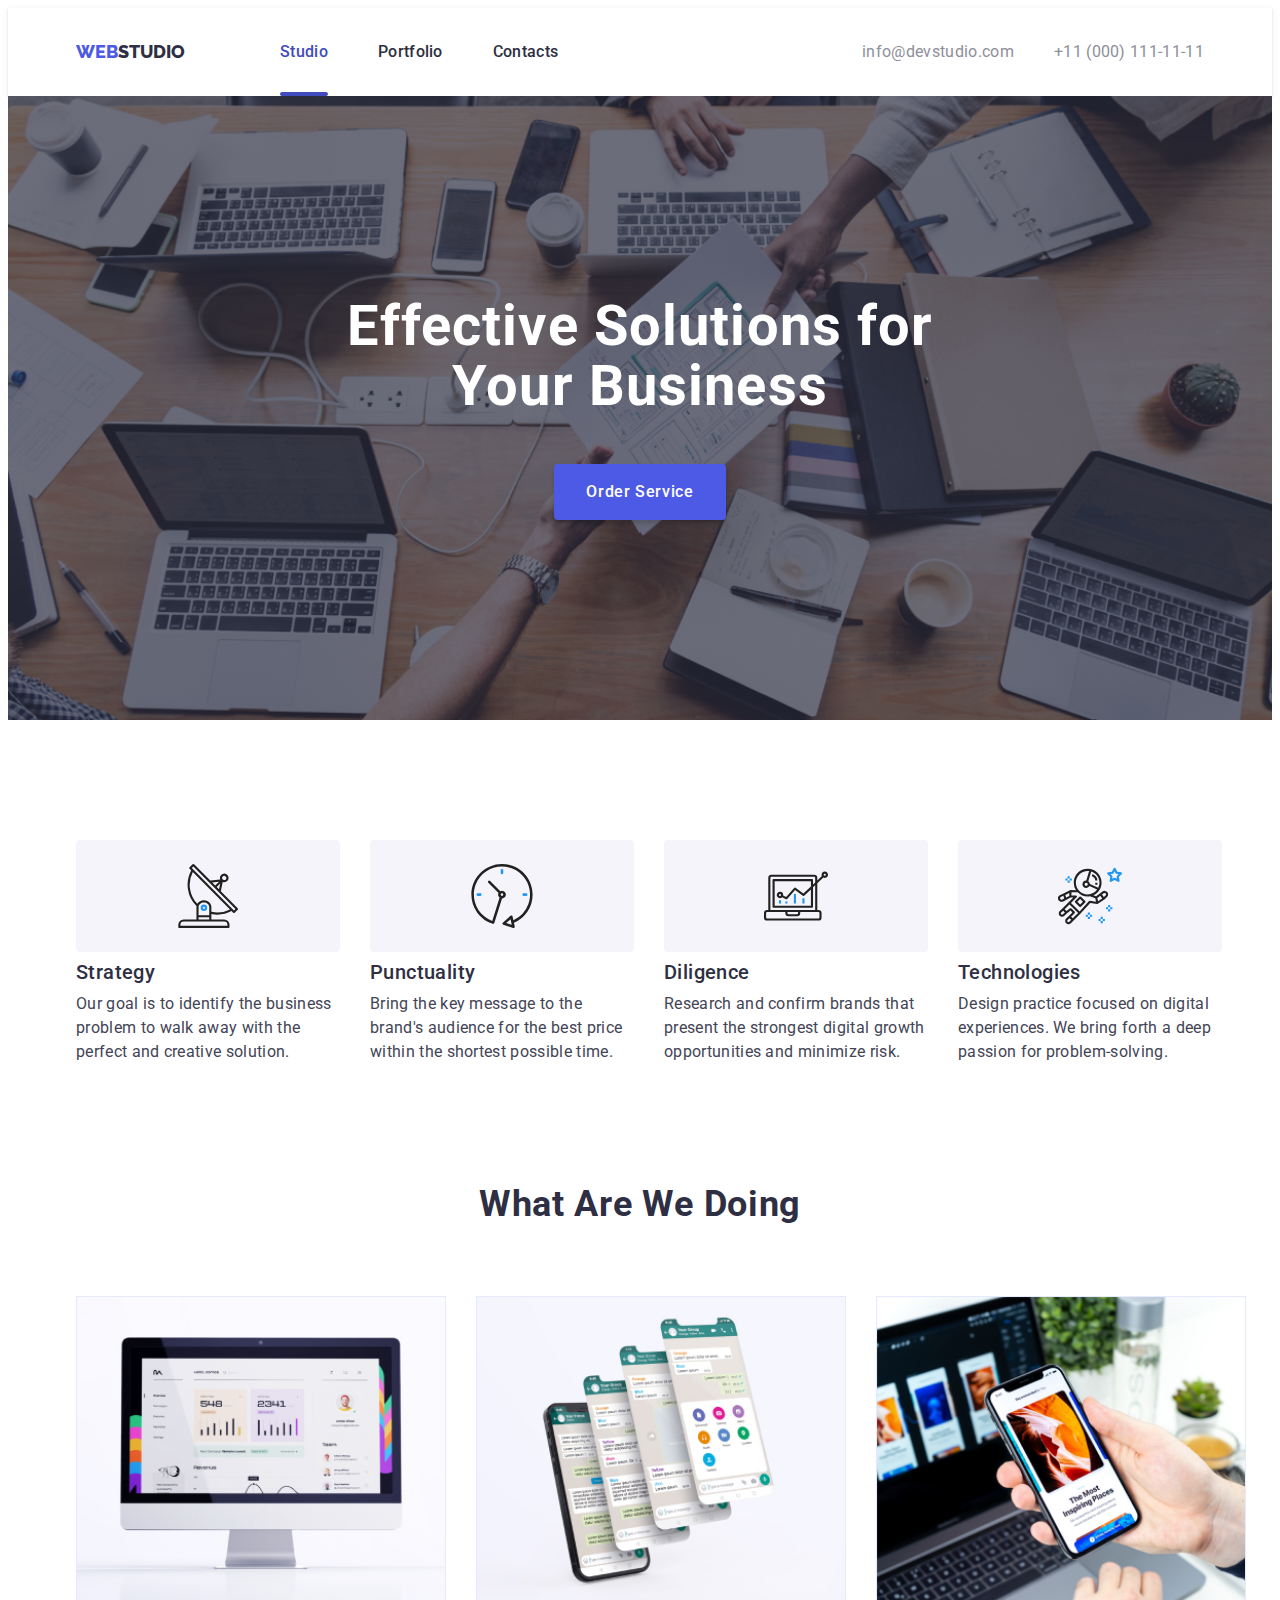
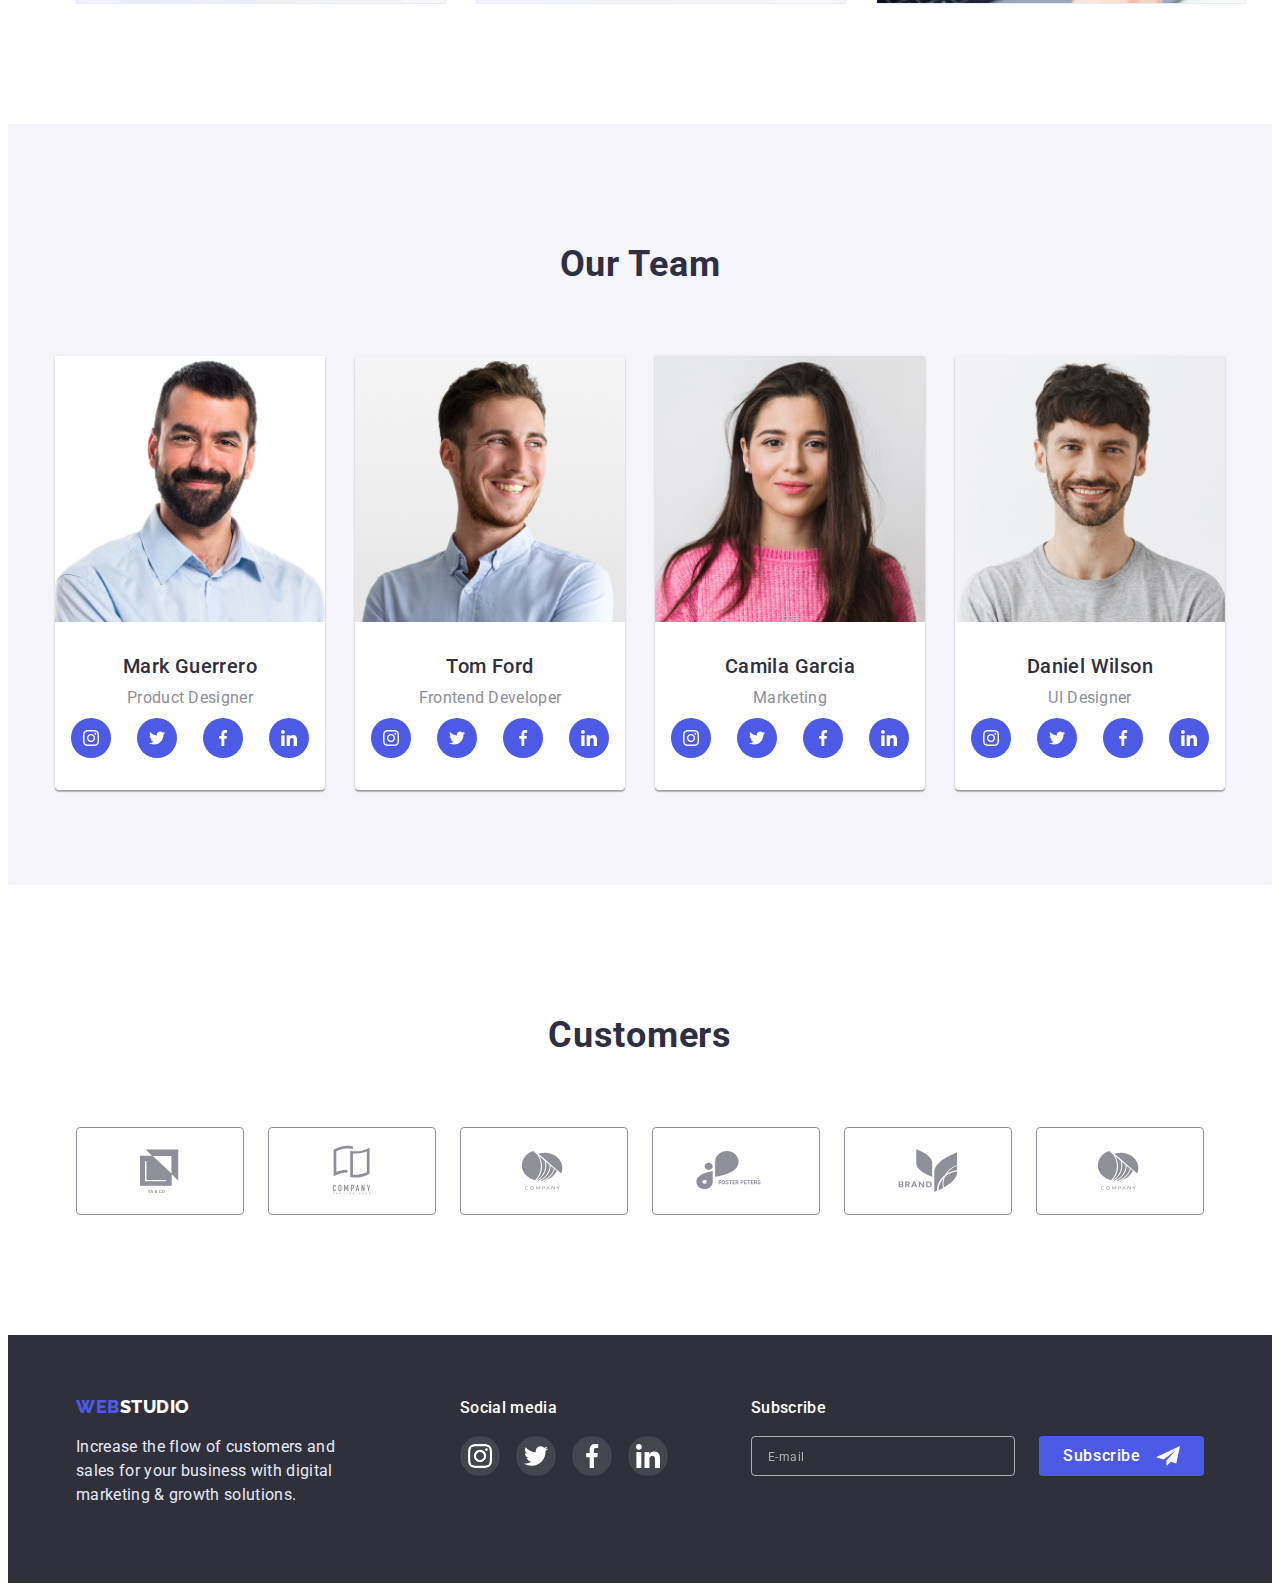
<file: index.html>
<!DOCTYPE html>
<html lang="en">
  <head>
    <meta charset="UTF-8" >
    <meta http-equiv="X-UA-Compatible" content="IE=edge" >
    <meta name="viewport" content="width=device-width, initial-scale=1.0" >
    <title>Studio</title>
    <!-- <link rel="preconnect" href="https://fonts.gstatic.com>" > -->
    <link rel="preconnect" href="https://fonts.googleapis.com" >
    <link rel="preconnect" href="https://fonts.gstatic.com" crossorigin >
    <link
      href="https://fonts.googleapis.com/css2?family=Roboto:wght@400;500;700;900&display=swap"
      rel="stylesheet"
    >
    <link rel="preconnect" href="https://fonts.googleapis.com" >
    <link rel="preconnect" href="https://fonts.gstatic.com" crossorigin >
    <link rel="preconnect" href="https://fonts.googleapis.com">
<link rel="preconnect" href="https://fonts.gstatic.com" crossorigin>
<link href="https://fonts.googleapis.com/css2?family=Raleway:wght@800&display=swap" rel="stylesheet">
    <link
      href="https://fonts.googleapis.com/css2?family=Raleway:wght@700&display=swap"
      rel="stylesheet"
    >
    <link rel="preconnect" href="https://fonts.googleapis.com">
<link rel="preconnect" href="https://fonts.gstatic.com" crossorigin>
<link href="https://fonts.googleapis.com/css2?family=Roboto:wght@500&display=swap" rel="stylesheet">
    <link
      rel="stylesheet"
      href="https://cdnjs.cloudflare.com/ajax/libs/modern-normalize/1.1.0/modern-normalize.min.css"
      integrity="sha512-wpPYUAdjBVSE4KJnH1VR1HeZfpl1ub8YT/NKx4PuQ5NmX2tKuGu6U/JRp5y+Y8XG2tV+wKQpNHVUX03MfMFn9Q=="
      crossorigin="anonymous"
      referrerpolicy="no-referrer"
    >
    <link rel="stylesheet" href="./css/styles.css" >
  </head>
  <body>
    <header class="header">
      <div class="container hdr-cntr">
        <nav class="nav">
          <a class="logo link" href="index.html"
            >WEB<span class="logo-dark">STUDIO</span></a
          >
          <ul class="nav-list list">
            <li class="nav-item">
              <a class="link nav-link accent" href="./index.html">Studio</a>
            </li>
            <li class="nav-item">
              <a class="link nav-link" href="./portfolio.html">Portfolio</a>
            </li>
            <li class="nav-item">
              <a class="link nav-link" href="#">Contacts</a>
            </li>
          </ul>
        </nav>
        <ul class="header-address-list list">
          <li class="header-address-iteam">
            <a class="header-link link" href="mailto:info@devstudio.com">
              <!-- <svg class="header-address-icon" width="16" height="12">
                <use href="./images_index/symbol-defs.svg#icon-mail"></use>
              </svg> -->
              info@devstudio.com</a
            >
          </li>
          <li class="header-address-iteam">
            <a class="header-link link" href="tell:+380961111111">
              <!-- <svg class="header-address-icon" width="10" height="16">
                <use
                  href="./images_index/symbol-defs.svg#icon-smartphone"
                ></use>
              </svg> -->
              +11 (000) 111-11-11</a
            >
          </li>
        </ul>
      </div>
    </header>
    <main class="main">
      <section class="hero overlay">
        <div class="container hr-cntr">
          <h1 class="hero-title">Effective Solutions for Your Business</h1>
          <button data-modal-open class="hero-button btn" type="button">
            Order Service
          </button>
        </div>
      </section>
      <section class="features">
        <div class="container">
          <h2 class="features-title visually-hidden">features</h2>
          <ul class="features-list list">
            <li class="features-item">
              <div class="features-cntr">
                <svg class="features-icon" width="64" height="64">
                  <use href="./images_index/symbol-defs.svg#icon-antenna"></use>
                </svg>
              </div>
              <h3 class="features-subtitle">Strategy</h3>
              <p class="features-text">Our goal is to identify the business
                problem to walk away with the perfect and creative solution. </p>
            </li>
            <li class="features-item">
              <div class="features-cntr">
                <svg class="features-icon" width="64" height="64">
                  <use href="./images_index/symbol-defs.svg#icon-clock"></use>
                </svg>
              </div>
              <h3 class="features-subtitle">Punctuality</h3>
              <p class="features-text">Bring the key message to the brand's audience for the best price within the shortest possible time.</p>
            </li>
            <li class="features-item">
              <div class="features-cntr">
                <svg class="features-icon" width="64" height="64">
                  <use href="./images_index/symbol-defs.svg#icon-diagram"></use>
                </svg>
              </div>
              <h3 class="features-subtitle">Diligence</h3>
              <p class="features-text">
                Research and confirm brands that present the strongest digital growth opportunities and minimize risk.
              </p>
            </li>
            <li class="features-item">
              <div class="features-cntr">
                <svg class="features-icon" width="64" height="64">
                  <use
                    href="./images_index/symbol-defs.svg#icon-astronaut"
                  ></use>
                </svg>
              </div>
              <h3 class="features-subtitle">Technologies</h3>
              <p class="features-text">
                Design practice focused on digital experiences. We bring forth a deep passion for problem-solving.
              </p>
            </li>
          </ul>
        </div>
      </section>
      <section class="skills">
        <div class="container">
          <h2 class="skills-title">What are we doing</h2>
          <ul class="skills-list list">
            <li class="skills-item">
              <img
                class="skills-foto"
                src="./images_index/img_1.jpg"
                alt="Пишемо код"
                width="370"
              >
            </li>
            <li class="skills-item">
              <img
                class="skills-foto"
                src="./images_index/img_2.jpg"
                alt="Розробляємо інтерфейс"
                width="370"
              >
            </li>
            <li class="skills-item">
              <img
                class="skills-foto"
                src="./images_index/img_3.jpg"
                alt="Узгоджуємо палітру кольорів"
                width="370"
              >
            </li>
          </ul>
        </div>
      </section>
      <section class="team">
        <div class="container team-cntr">
          <h2 class="team-title">Our team</h2>
          <ul class="team-list list">
            <li class="team-iteam">
              <img
                class="team-foto"
                src="./images_index/mark.jpg"
                alt="Mark Guerrero"
                width="270"
              >
              <div class="foto-cntr">
                <h3 class="team-subtitle">Mark Guerrero</h3>
                <p class="team-text">Product Designer</p>
                <ul class="team-icon-list list">
                  <li class="team-icon-iteam">
                    <a href="#" class="team-icon-link">
                      <svg class="team-card-icon" width="16" height="16">
                        <use
                          href="./images_index/symbol-defs.svg#icon-instagram"
                        ></use>
                      </svg>
                    </a>
                  </li>
                  <li class="team-icon-iteam">
                    <a href="#" class="team-icon-link">
                      <svg class="team-card-icon" width="16" height="16">
                        <use
                          href="./images_index/symbol-defs.svg#icon-twitter"
                        ></use>
                      </svg>
                    </a>
                  </li>
                  <li class="team-icon-iteam">
                    <a href="#" class="team-icon-link">
                      <svg class="team-card-icon" width="16" height="16">
                        <use
                          href="./images_index/symbol-defs.svg#icon-facebook"
                        ></use>
                      </svg>
                    </a>
                  </li>
                  <li class="team-icon-iteam">
                    <a href="#" class="team-icon-link">
                      <svg class="team-card-icon" width="16" height="16">
                        <use
                          href="./images_index/symbol-defs.svg#icon-linkedin"
                        ></use>
                      </svg>
                    </a>
                  </li>
                </ul>
              </div>
            </li>
            <li class="team-iteam">
              <img
                class="team-foto"
                src="./images_index/tom.jpg"
                alt="Tom Ford"
                width="270"
              >
              <div class="foto-cntr">
                <h3 class="team-subtitle">Tom Ford</h3>
                <p class="team-text">Frontend Developer</p>
                <ul class="team-icon-list list">
                  <li class="team-icon-iteam">
                    <a href="#" class="team-icon-link">
                      <svg class="team-card-icon" width="16" height="16">
                        <use
                          href="./images_index/symbol-defs.svg#icon-instagram"
                        ></use>
                      </svg>
                    </a>
                  </li>
                  <li class="team-icon-iteam">
                    <a href="#" class="team-icon-link">
                      <svg class="team-card-icon" width="16" height="16">
                        <use
                          href="./images_index/symbol-defs.svg#icon-twitter"
                        ></use>
                      </svg>
                    </a>
                  </li>
                  <li class="team-icon-iteam">
                    <a href="#" class="team-icon-link">
                      <svg class="team-card-icon" width="16" height="16">
                        <use
                          href="./images_index/symbol-defs.svg#icon-facebook"
                        ></use>
                      </svg>
                    </a>
                  </li>
                  <li class="team-icon-iteam">
                    <a href="#" class="team-icon-link">
                      <svg class="team-card-icon" width="16" height="16">
                        <use
                          href="./images_index/symbol-defs.svg#icon-linkedin"
                        ></use>
                      </svg>
                    </a>
                  </li>
                </ul>
              </div>
            </li>
            <li class="team-iteam">
              <img
                class="team-foto"
                src="./images_index/camila.jpg"
                alt="Camila Garcia"
                width="270"
              >
              <div class="foto-cntr">
                <h3 class="team-subtitle">Camila Garcia</h3>
                <p class="team-text">Marketing</p>
                <ul class="team-icon-list list">
                  <li class="team-icon-iteam">
                    <a href="#" class="team-icon-link">
                      <svg class="team-card-icon" width="16" height="16">
                        <use
                          href="./images_index/symbol-defs.svg#icon-instagram"
                        ></use>
                      </svg>
                    </a>
                  </li>
                  <li class="team-icon-iteam">
                    <a href="#" class="team-icon-link">
                      <svg class="team-card-icon" width="16" height="16">
                        <use
                          href="./images_index/symbol-defs.svg#icon-twitter"
                        ></use>
                      </svg>
                    </a>
                  </li>
                  <li class="team-icon-iteam">
                    <a href="#" class="team-icon-link">
                      <svg class="team-card-icon" width="16" height="16">
                        <use
                          href="./images_index/symbol-defs.svg#icon-facebook"
                        ></use>
                      </svg>
                    </a>
                  </li>
                  <li class="team-icon-iteam">
                    <a href="#" class="team-icon-link">
                      <svg class="team-card-icon" width="16" height="16">
                        <use
                          href="./images_index/symbol-defs.svg#icon-linkedin"
                        ></use>
                      </svg>
                    </a>
                  </li>
                </ul>
              </div>
            </li>
            <li class="team-iteam skll-delt">
              <img
                class="team-foto"
                src="./images_index/dania.jpg"
                alt="Daniel Wilson"
                width="270"
              >
              <div class="foto-cntr">
                <h3 class="team-subtitle">Daniel Wilson</h3>
                <p class="team-text">UI Designer</p>
                <ul class="team-icon-list list">
                  <li class="team-icon-iteam">
                    <a href="#" class="team-icon-link">
                      <svg class="team-card-icon" width="16" height="16">
                        <use
                          href="./images_index/symbol-defs.svg#icon-instagram"
                        ></use>
                      </svg>
                    </a>
                  </li>
                  <li class="team-icon-iteam">
                    <a href="#" class="team-icon-link">
                      <svg class="team-card-icon" width="16" height="16">
                        <use
                          href="./images_index/symbol-defs.svg#icon-twitter"
                        ></use>
                      </svg>
                    </a>
                  </li>
                  <li class="team-icon-iteam">
                    <a href="#" class="team-icon-link">
                      <svg class="team-card-icon" width="16" height="16">
                        <use
                          href="./images_index/symbol-defs.svg#icon-facebook"
                        ></use>
                      </svg>
                    </a>
                  </li>
                  <li class="team-icon-iteam">
                    <a href="#" class="team-icon-link">
                      <svg class="team-card-icon" width="16" height="16">
                        <use
                          href="./images_index/symbol-defs.svg#icon-linkedin"
                        ></use>
                      </svg>
                    </a>
                  </li>
                </ul>
              </div>
            </li>
          </ul>
        </div>
      </section>
      <section class="partners">
        <div class="container">
          <h2 class="partners-title">Customers</h2>
          <ul class="partners-list list">
            <li class="partners-item">
              <a href="#" class="partners-link">
                <svg class="partners-icon" width="104" height="56">
                  <use href="./images_index/symbol-defs.svg#icon-yaco"></use>
                </svg>
              </a>
            </li>
            <li class="partners-item">
              <a href="#" class="partners-link">
                <svg class="partners-icon" width="104" height="56">
                  <use
                    href="./images_index/symbol-defs.svg#icon-tagline"
                  ></use>
                </svg>
              </a>
            </li>
            <li class="partners-item">
              <a href="#" class="partners-link">
                <svg class="partners-icon" width="104" height="56">
                  <use href="./images_index/symbol-defs.svg#icon-company"></use>
                </svg>
              </a>
            </li>
            <li class="partners-item">
              <a href="#" class="partners-link">
                <svg class="partners-icon" width="104" height="56">
                  <use
                    href="./images_index/symbol-defs.svg#icon-foster"
                  ></use>
                </svg>
              </a>
            </li>
            <li class="partners-item">
              <a href="#" class="partners-link">
                <svg class="partners-icon" width="104" height="56">
                  <use href="./images_index/symbol-defs.svg#icon-brand"></use>
                </svg>
              </a>
            </li>
            <li class="partners-item">
              <a href="#" class="partners-link">
                <svg class="partners-icon" width="104" height="56">
                  <use
                    href="./images_index/symbol-defs.svg#icon-company"
                  ></use>
                </svg>
              </a>
            </li>
          </ul>
        </div>
      </section>
    </main>
    <footer class="footer">
      <div class="container footer-kid">
        <div>
          <a class="logo-footer link" href="./index.html"
            >WEB<span class="logo-light">STUDIO</span></a
          >
          <p class="footer-text">Increase the flow of customers and 
            sales for your business with digital marketing & growth solutions.</p>

        </div>

        <div class="social-cntr">
          <p class="social-title">Social media</p>
          <ul class="footer-social-icons-list list">
            <li class="footer-social-item">
              <a href="#" class="footer-icons-link">
                <svg class="footer-icons" width="24" height="24">
                  <use
                    href="./images_index/symbol-defs.svg#icon-instagram"
                  ></use>
                </svg>
              </a>
            </li>
            <li class="footer-social-item">
              <a href="#" class="footer-icons-link">
                <svg class="footer-icons" width="24" height="24">
                  <use href="./images_index/symbol-defs.svg#icon-twitter"></use>
                </svg>
              </a>
            </li>
            <li class="footer-social-item">
              <a href="#" class="footer-icons-link">
                <svg class="footer-icons" width="24" height="24">
                  <use
                    href="./images_index/symbol-defs.svg#icon-facebook"
                  ></use>
                </svg>
              </a>
            </li>
            <li class="footer-social-item">
              <a href="#" class="footer-icons-link">
                <svg class="footer-icons" width="24" height="24">
                  <use
                    href="./images_index/symbol-defs.svg#icon-linkedin"
                  ></use>
                </svg>
              </a>
            </li>
          </ul>
        </div>


        <div class="subscribe">
          <p class="subscribe-label">Subscribe</p>
          <form class="subscribe-cntr">
            
            <input aria-label="email"
              class="subscribe-input"
              type="email"
              name="mail"
              id="sub-mail"
              placeholder="E-mail"
              >
            <button class="subscribe-btn btn" type="submit">Subscribe
              <svg class="subscribe-icon" width="24" height="24">
                <use href="./images_index/symbol-defs.svg#icon-sub-telegram"></use>
              </svg>
            </button>
          </form>
          
        </div>

      </div>
    </footer>
    <div class="backdrop is-hidden"  data-modal>
      <div class="modal">
        <button data-modal-close class="btn modal-btn" type="button">
          <svg class="modal-icon" width="8" height="8">
            <use
              href="./images_index/symbol-defs.svg#icon-close"
            ></use>
          </svg>
      </button>
       <form class="form js-speaker-form">


        <p class="modal-title">Leave your contacts and we will call you back</p>
        <div class="inputs">
          <div class="form-field">
            <label class="modal-label" for="name">Name</label>
            <div class="modal-cntr">
              <input class="modal-input" 
             type="text"
             name="name"
             id="name"
             required
             >
             <svg class="modal_icons" width="18" height="18">
              <use href="./images_index/symbol-defs.svg#icon-person" ></use>
             </svg>
            </div>
            
          </div>
          <div class="form-field">
            <label class="modal-label" for="tel">Phone</label>
            <div class="modal-cntr">
              <input class="modal-input" 
            type="tel"
            name="tel"
            id="tel"
            required
            >
            <svg class="modal_icons" width="18" height="24">
              <use href="./images_index/symbol-defs.svg#icon-phone" ></use>
             </svg>
            </div>
            
          </div>
          <div class="form-field">
            <label class="modal-label" for="mail">Email</label>
            <div class="modal-cntr">
              <input class="modal-input" 
            type="email"
            name="mail"
            id="mail"
            required
            >
            <svg class="modal_icons" width="18" height="24">
              <use href="./images_index/symbol-defs.svg#icon-email" ></use>
             </svg>
            </div>
            
          </div>
          <div class="form-field">
            <label class="modal-label" for="feedback">Comment</label>
            <textarea class="text-feedback" name="feedback" id="feedback" 
            placeholder="Text input"  required></textarea>
          </div>
        </div>

        <div class="checkbox">
          <input class="input-checkbox"
          type="checkbox"
          name="checkbox"
          id="privacy_policy"
          >
          <span class="true-checkbox">
            <svg class="modal-arrow-icon" width="10" height="8">
              <use href="./images_index/symbol-defs.svg#icon-click-arrow"></use>
            </svg>
          </span>
          <label class="privacy_policy" for="privacy_policy">I accept the terms and conditions of the <a class="checkbox-accent link" href="index.html">Privacy Policy</a></label>
        </div>

      <button type="submit" class="submit btn">Send</button>
        
       </form>

      </div>
    </div>
    <script src="./js/modal.js"></script>
  </body>
</html>
</file>
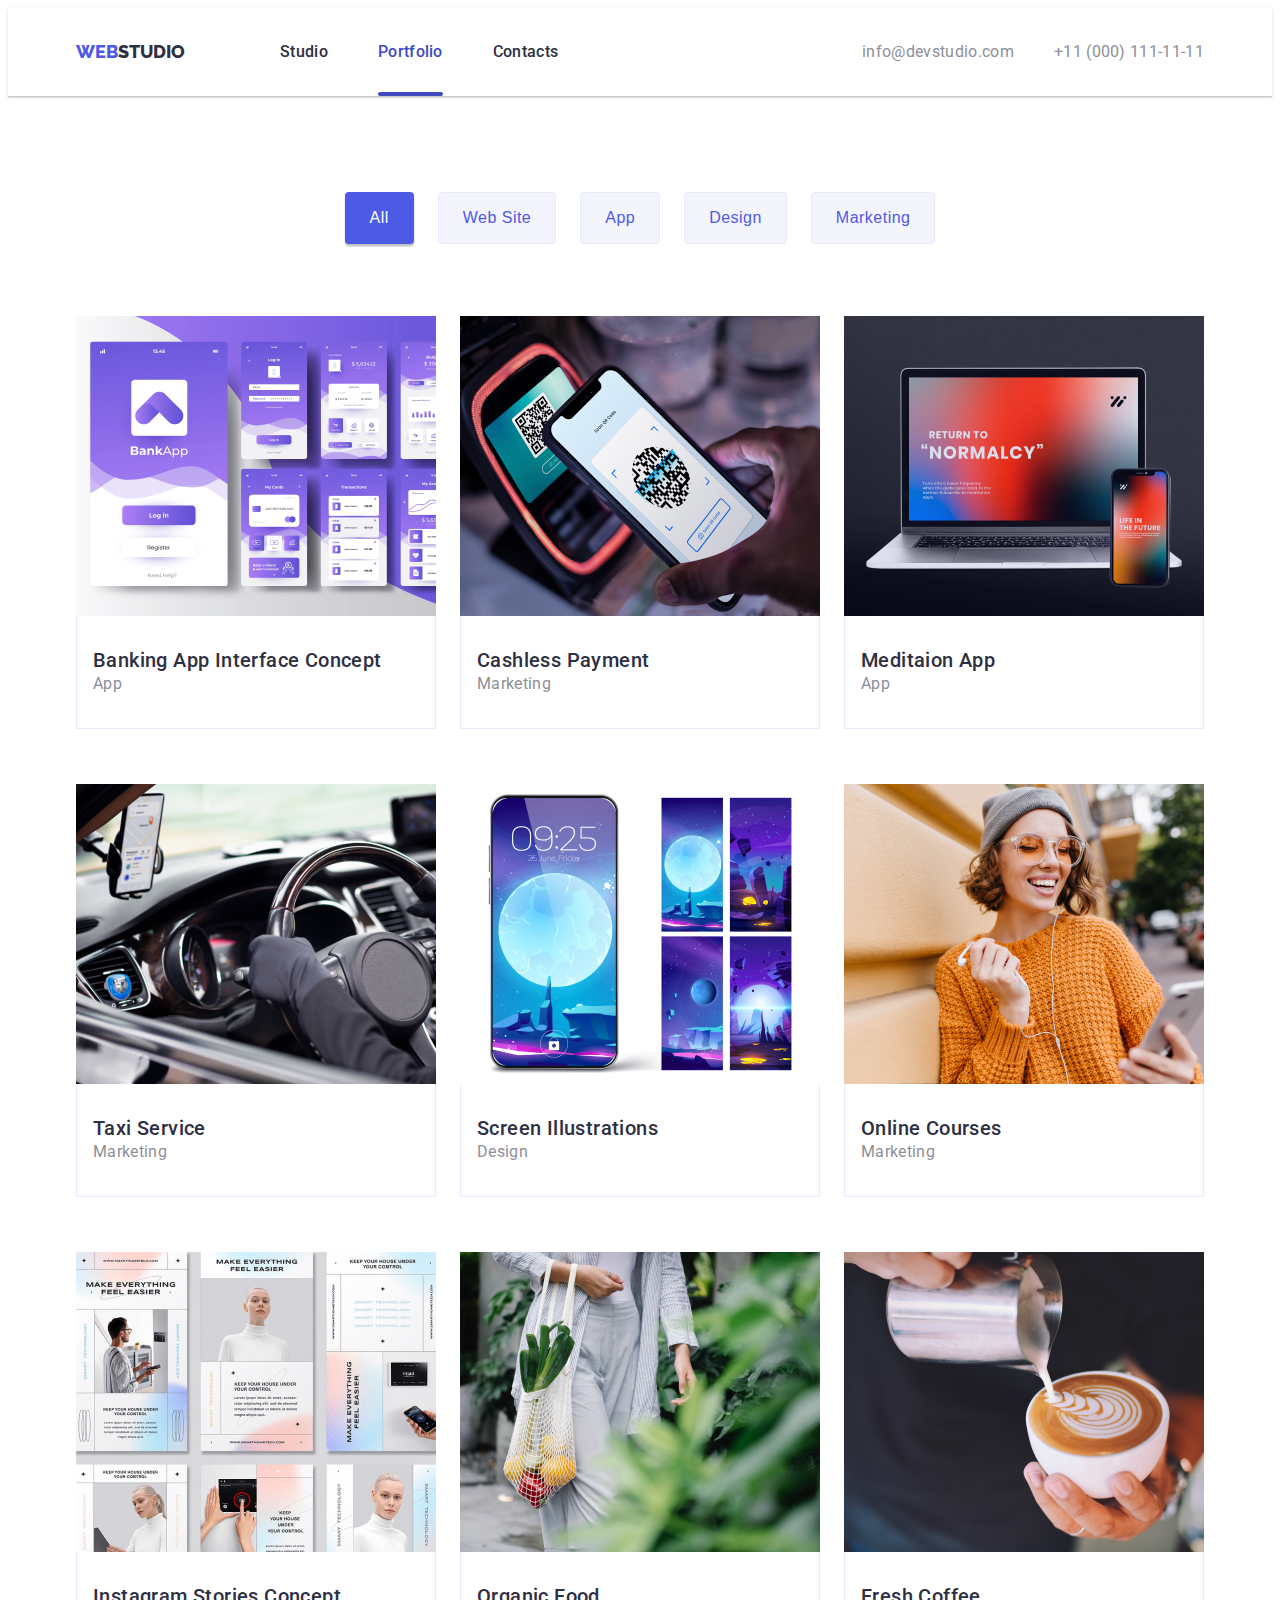
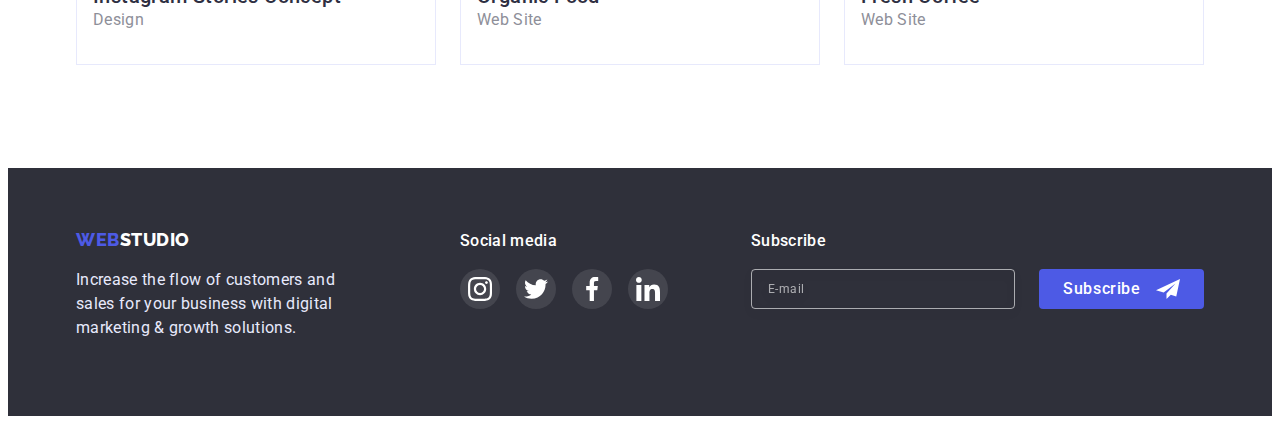
<file: portfolio.html>
<!DOCTYPE html>
<html lang="uk">
  <head>
    <meta charset="UTF-8" >
    <meta http-equiv="X-UA-Compatible" content="IE=edge" >
    <meta name="viewport" content="width=device-width, initial-scale=1.0" >
    <title>Portfolio</title>
    <!-- <link rel="preconnect" href="https://fonts.gstatic.com>" > -->
    <link rel="preconnect" href="https://fonts.googleapis.com" >
    <link rel="preconnect" href="https://fonts.gstatic.com" crossorigin >
    <link
      href="https://fonts.googleapis.com/css2?family=Roboto:wght@400;500;700;900&display=swap"
      rel="stylesheet"
    >
    <link rel="preconnect" href="https://fonts.googleapis.com" >
    <link rel="preconnect" href="https://fonts.gstatic.com" crossorigin >
    <link rel="preconnect" href="https://fonts.googleapis.com">
<link rel="preconnect" href="https://fonts.gstatic.com" crossorigin>
<link href="https://fonts.googleapis.com/css2?family=Raleway:wght@800&display=swap" rel="stylesheet">
    <link
      href="https://fonts.googleapis.com/css2?family=Raleway:wght@700&display=swap"
      rel="stylesheet"
    >
    <link
      rel="stylesheet"
      href="https://cdnjs.cloudflare.com/ajax/libs/modern-normalize/1.1.0/modern-normalize.min.css"
      integrity="sha512-wpPYUAdjBVSE4KJnH1VR1HeZfpl1ub8YT/NKx4PuQ5NmX2tKuGu6U/JRp5y+Y8XG2tV+wKQpNHVUX03MfMFn9Q=="
      crossorigin="anonymous"
      referrerpolicy="no-referrer"
    >
    <link rel="stylesheet" href="./css/styles.css" >
  </head>
  <body>
    <header class="header">
      <div class="container hdr-cntr">
        <nav class="nav">
          <a class="logo link" href="index.html"
            >WEB<span class="logo-dark">STUDIO</span></a
          >
          <ul class="nav-list list">
            <li class="nav-item">
              <a class="link nav-link" href="./index.html">Studio</a>
            </li>
            <li class="nav-item">
              <a class="link nav-link accent" href="./portfolio.html">Portfolio</a>
            </li>
            <li class="nav-item">
              <a class="link nav-link" href="#">Contacts</a>
            </li>
          </ul>
        </nav>
        <ul class="header-address-list list">
          <li class="header-address-iteam">
            <a class="header-link link" href="mailto:info@devstudio.com">
              info@devstudio.com</a
            >
          </li>
          <li class="header-address-iteam">
            <a class="header-link link" href="tell:+380961111111">
              +11 (000) 111-11-11</a
            >
          </li>
        </ul>
      </div>
    </header>
      <main class="main">
        <section class="main section-main">
          <div class="container">
            <h1 class="main-title visually-hidden">gallery</h1>
            <ul class="btn-list list">
              <li class="btn-item">
                <button class="btn-nav accent-btn btn" type="button">All</button>
              </li>
              <li class="btn-item">
                <button class="btn-nav btn" type="button">Web Site</button>
              </li>
              <li class="btn-item">
                <button class="btn-nav btn" type="button">App</button>
              </li>
              <li class="btn-item">
                <button class="btn-nav btn" type="button">Design</button>
              </li>
              <li class="btn-item">
                <button class="btn-nav btn" type="button">Marketing</button>
              </li>
            </ul>
                <ul class="gallery list">
                <li class="gallery-item">
                  <a href="#" class="gallery-item-link link">
                    <div class="foto-overlay-cntr">
                        <img
                        class="foto"
                        src="./images_portfolio/banking.jpg"
                        alt="Banking App Interface Concept"
                      >
                      <p class="card-overlay">14 Stylish and User-Friendly App Design Concepts 
                        · Task Manager App · Calorie Tracker App · Exotic Fruit Ecommerce App
                        · Cloud Storage App</p>
                    </div>
                  
                  <div class="foto-cntr-port">
                    <h2 class="gallery-subtitle">Banking App Interface Concept</h2>
                    <p class="gallery-text">App</p>
                  </div></a>
                  
                  
                </li>
                <li class="gallery-item">
                  <a href="#" class="gallery-item-link link">
                    <div class="foto-overlay-cntr">
                      <img
                      class="foto"
                      src="./images_portfolio/cashless.jpg"
                      alt="Banking App Interface Concept"
                    >
                    <p class="card-overlay">14 Stylish and User-Friendly App Design Concepts 
                      · Task Manager App · Calorie Tracker App · Exotic Fruit Ecommerce App
                      · Cloud Storage App</p>
                  </div>
                  
                  <div class="foto-cntr-port">
                    <h2 class="gallery-subtitle">Cashless Payment</h2>
                    <p class="gallery-text">Marketing</p>
                  </div></a>
                  
                  
                </li>
                <li class="gallery-item">
                  <a href="#" class="gallery-item-link link">
                    <div class="foto-overlay-cntr">
                      <img
                      class="foto"
                      src="./images_portfolio/meditation.jpg"
                      alt="Banking App Interface Concept"
                    >
                    <p class="card-overlay">14 Stylish and User-Friendly App Design Concepts 
                      · Task Manager App · Calorie Tracker App · Exotic Fruit Ecommerce App
                      · Cloud Storage App</p>
                  </div>
                  
                  <div class="foto-cntr-port">
                    <h2 class="gallery-subtitle">Meditaion App</h2>
                    <p class="gallery-text">App</p>
                  </div></a>
                  
                  
                </li>
                <li class="gallery-item">
                  <a href="#" class="gallery-item-link link">
                    
                    <div class="foto-overlay-cntr">
                      <img
                      class="foto"
                      src="./images_portfolio/taxi.jpg"
                      alt="Banking App Interface Concept"
                    >
                    <p class="card-overlay">14 Stylish and User-Friendly App Design Concepts 
                      · Task Manager App · Calorie Tracker App · Exotic Fruit Ecommerce App
                      · Cloud Storage App</p>
                  </div>
                  <div class="foto-cntr-port">
                    <h2 class="gallery-subtitle">Taxi Service</h2>
                    <p class="gallery-text">Marketing</p>
                  </div></a>
                  
                  
                </li>
                <li class="gallery-item">
                  <a href="#" class="gallery-item-link link">
                    
                    <div class="foto-overlay-cntr">
                      <img
                      class="foto"
                      src="./images_portfolio/screen.jpg"
                      alt="Banking App Interface Concept"
                    >
                    <p class="card-overlay">14 Stylish and User-Friendly App Design Concepts 
                      · Task Manager App · Calorie Tracker App · Exotic Fruit Ecommerce App
                      · Cloud Storage App</p>
                  </div>
                  <div class="foto-cntr-port">
                    <h2 class="gallery-subtitle">Screen Illustrations</h2>
                    <p class="gallery-text">Design</p>
                  </div></a>
                  
                  
                </li>
                <li class="gallery-item">
                  <a href="#" class="gallery-item-link link">
                    
                    <div class="foto-overlay-cntr">
                      <img
                      class="foto"
                      src="./images_portfolio/online.jpg"
                      alt="Banking App Interface Concept"
                    >
                    <p class="card-overlay">14 Stylish and User-Friendly App Design Concepts 
                      · Task Manager App · Calorie Tracker App · Exotic Fruit Ecommerce App
                      · Cloud Storage App</p>
                  </div>
                  <div class="foto-cntr-port">
                    <h2 class="gallery-subtitle">Online Courses</h2>
                    <p class="gallery-text">Marketing</p>
                  </div></a>
                  
                  
                </li>
                <li class="gallery-item">
                  <a href="#" class="gallery-item-link link">
                    
                    <div class="foto-overlay-cntr">
                      <img
                      class="foto"
                      src="./images_portfolio/instagram.jpg"
                      alt="Banking App Interface Concept"
                    >
                    <p class="card-overlay">14 Stylish and User-Friendly App Design Concepts 
                      · Task Manager App · Calorie Tracker App · Exotic Fruit Ecommerce App
                      · Cloud Storage App</p>
                  </div>
                  <div class="foto-cntr-port">
                    <h2 class="gallery-subtitle">Instagram Stories Concept</h2>
                    <p class="gallery-text">Design</p>
                  </div></a>
                  
                  
                </li>
                <li class="gallery-item">
                  <a href="#" class="gallery-item-link link">
                    <div class="foto-overlay-cntr">
                      <img
                      class="foto"
                      src="./images_portfolio/food.jpg"
                      alt="Banking App Interface Concept"
                    >
                    <p class="card-overlay">14 Stylish and User-Friendly App Design Concepts 
                      · Task Manager App · Calorie Tracker App · Exotic Fruit Ecommerce App
                      · Cloud Storage App</p>
                  </div>
                  
                  <div class="foto-cntr-port">
                    <h2 class="gallery-subtitle">Organic Food</h2>
                    <p class="gallery-text">Web Site</p>
                  </div></a>
                  
                  
                </li>
                <li class="gallery-item">
                  <a href="#" class="gallery-item-link link">
                    <div class="foto-overlay-cntr">
                      <img
                      class="foto"
                      src="./images_portfolio/coffe.jpg"
                      alt="Banking App Interface Concept"
                    >
                    <p class="card-overlay">14 Stylish and User-Friendly App Design Concepts 
                      · Task Manager App · Calorie Tracker App · Exotic Fruit Ecommerce App
                      · Cloud Storage App</p>
                  </div>
                  
                  <div class="foto-cntr-port">
                    <h2 class="gallery-subtitle">Fresh Coffee</h2>
                    <p class="gallery-text">Web Site</p>
                  </div></a>
                  
                  
                </li>
              </ul>
          
            
          </div>
        </section>
      </main>
      <footer class="footer">
        <div class="container footer-kid">
          <div>
            <a class="logo-footer link" href="./index.html"
              >WEB<span class="logo-light">STUDIO</span></a
            >
            <p class="footer-text">Increase the flow of customers and 
              sales for your business with digital marketing & growth solutions.</p>
  
          </div>
  
          <div class="social-cntr">
            <p class="social-title">Social media</p>
            <ul class="footer-social-icons-list list">
              <li class="footer-social-item">
                <a href="#" class="footer-icons-link">
                  <svg class="footer-icons" width="24" height="24">
                    <use
                      href="./images_index/symbol-defs.svg#icon-instagram"
                    ></use>
                  </svg>
                </a>
              </li>
              <li class="footer-social-item">
                <a href="#" class="footer-icons-link">
                  <svg class="footer-icons" width="24" height="24">
                    <use href="./images_index/symbol-defs.svg#icon-twitter"></use>
                  </svg>
                </a>
              </li>
              <li class="footer-social-item">
                <a href="#" class="footer-icons-link">
                  <svg class="footer-icons" width="24" height="24">
                    <use
                      href="./images_index/symbol-defs.svg#icon-facebook"
                    ></use>
                  </svg>
                </a>
              </li>
              <li class="footer-social-item">
                <a href="#" class="footer-icons-link">
                  <svg class="footer-icons" width="24" height="24">
                    <use
                      href="./images_index/symbol-defs.svg#icon-linkedin"
                    ></use>
                  </svg>
                </a>
              </li>
            </ul>
          </div>

          <div class="subscribe">
            <p class="subscribe-label">Subscribe</p>
            <form class="subscribe-cntr">
              
              <input aria-label="email"
                class="subscribe-input"
                type="email"
                name="mail"
                id="sub-mail"
                placeholder="E-mail"
                >
              <button class="subscribe-btn btn" type="submit">Subscribe
                <svg class="subscribe-icon" width="24" height="24">
                  <use href="./images_index/symbol-defs.svg#icon-sub-telegram"></use>
                </svg>
              </button>
            </form>
            
          </div>

        </div>
      </footer>
  </body>
</html>
</file>
<file: css/styles.css>
:root {
  --accent-color: #4D5AE5;
  --pressed-color:#404BBF;
  --success-color:#31D0AA;
  --dark-color: #2E2F42;
  --white-color: #fff;
  --black-color: #000;
  --title-color: #434455;
  --subtitle-color: #8E8F99;
  --footer-color:  #2F303A;
  --icons-color: #AFB1B8;
  --modal-color: #2E2F42;

  --timing-function: cubic-bezier(0.4, 0, 0.2, 1);
}
*, ::after, ::before {
  box-sizing: border-box;
}
body {
  /* font-family: "Roboto", sans-serif; */
  font-family: 'Roboto', sans-serif;
  color: var(--subtitle-color);
}
.container {
  width: 1158px;
  margin: 0 auto;
  padding: 0 15px;
}
svg {
  display: block;
}
.link {
  text-decoration: none;
}
.list {
  list-style-type: none;
}
img {
  display: block;
}
.logo {
font-family: 'Raleway', normal;
font-weight: 800;
font-size: 18px;
line-height: 24px;
  color: var(--accent-color);
  
  /* margin: auto 0; */
  padding: 24px 0;
  
}
.logo-footer {
  font-family: 'Raleway', normal;
font-weight: 800;
font-size: 18px;
line-height: 24px;
  color: var(--accent-color);
  letter-spacing: 0.03em;
  margin-bottom: 50px;
}
.logo-dark {
  color: #2E2F42;
}
.logo-light {
  color: var(--white-color);
}
.nav {
  display: flex;
  align-items: center;
}
.nav-list {
  display: flex;
  padding: 0;
  margin: 0 0 0 95px;
}
.nav-list li + li {
  margin-left: 50px;
}
.nav-link {
position: relative;
font-weight: 500;
font-size: 16px;
line-height: calc(24/16);
letter-spacing: 0.02em;
color: var(--dark-color);
  padding: 32px 0;
  display: block;
  transition: opacity 250ms var(--timing-function);
}
.nav-link::after{
  position: absolute;
  left: 0;
  bottom: 0;
content: "";
display: block;
width: 100%;
height: 4px;
background-color: var(--pressed-color);
border-radius: 2px;
opacity: 0;
transition: opacity 250ms var(--timing-function);

}
.nav-link:hover::after {
  opacity: 1;
}


.nav-link:hover{
  color: var(--pressed-color);
  transition: color 250ms var(--timing-function);
}
.nav-link:focus {
  color: var(--pressed-color);
}

.nav-item {
  position: relative;
  padding: 0;
}
.line {
  height: 1px;
  background-color: #ececec;
}
.accent {
  color: var(--pressed-color);

  
}
.accent::after {
  content: "";
  width: 100%;
  height: 4px;
  background-color: var(--pressed-color);
  opacity: 1;
}
.nav-link:hover,
.nav-link:focus {
  color: var(--accent-color);
  transition: color 250ms var(--timing-function);
}

.header {
  box-shadow: 0px 1px 6px rgba(46, 47, 66, 0.08), 0px 1px 1px rgba(46, 47, 66, 0.16), 0px 2px 1px rgba(46, 47, 66, 0.08);
}

.header-address-list{
  display: flex;
  
  padding: 0;
  margin: 0 0 0 auto
}
.header-address-list li + li {
  margin-left: 40px;
}
.header-address-iteam {
  display: flex;
  align-items: center;
}
.header-address-iteam:hover {
  color: var(--accent-color);  
  fill: var(--accent-color);
}
.header-address-icon:hover {
  fill: var(--accent-color);
}
.header-address-icon {
  margin-right: 10px;
  fill: var(--subtitle-color);
}
.header-link {
  display: flex;
font-weight: 400;
font-size: 16px;
line-height: calc(24/16);
letter-spacing: 0.02em;
  padding: 32px 0;
  color: var(--subtitle-color);
  align-items: center;
  transition: color 250ms var(--timing-function);
}
.header-link:hover,
.header-link:focus {
  color: var(--pressed-color);
}
.hdr-cntr {
  display: flex;
}
.hero {
  background: #2E2F42;
  background-size: cover;
  background-repeat: no-repeat;
  text-align: center;
  padding: 200px 0;
  justify-content: center;
  align-items: center;
}
.overlay {
  background-image: linear-gradient(rgba(46, 47, 66, 0.7) , rgba(46, 47, 66, 0.7)), url(../images_index/people-office.jpg);
  max-width: 1440px;
  background-size: cover;
  margin: 0 auto;
  background-position: center;
  background-repeat: no-repeat;
}
.hero-title {
  width: 696px;
  margin: 0 auto;
font-weight: 700;
font-size: 56px;
line-height: calc(60/56);
/* or 107% */

text-align: center;
letter-spacing: 0.02em;
  text-align: center;
  color: var(--white-color);
  margin-top: 0;
  margin-bottom: 48px;
}
.hero-button { 
  font-family: 'Roboto';
  font-style: normal;
  border: 0;
  font-weight: 500;
  font-size: 16px;
  line-height: calc(24/16);
  letter-spacing: 0.04em;
  color: var(--white-color);
  background: var(--accent-color);
  border-radius: 4px;
  padding: 16px 32px;
  box-shadow: 0px 4px 4px rgba(0, 0, 0, 0.15);
  transition: background-color 250ms var(--timing-function);
}
.hero-button:hover ,.hero-button:focus {
  background-color: var(--pressed-color);
  box-shadow: 0px 4px 4px rgba(0, 0, 0, 0.15);
  
}
.btn {
  cursor: pointer;
}
.visually-hidden {
  position: absolute;
  white-space: nowrap;
  width: 1px;
  height: 1px;
  overflow: hidden;
  border: 0;
  padding: 0;
  clip: rect(0 0 0 0);
  clip-path: inset(50%);
  margin: -1px;
}
.features {
  padding: 120px 0;
}
.features-list {
  margin: 0;
  padding: 0;
  display: flex;
  gap: 30px;
}
.features-item {
  width: 270px;

}
.features-cntr {
  background-color: #F5F4FA;
  width: 264px;
  height: 112px;
  display: flex;
  justify-content: center;
  align-items: center;
  border-radius: 4px;
}

.features-subtitle {
  margin: 8px auto;
font-weight: 500;
font-size: 20px;
line-height: calc(24/20);
letter-spacing: 0.02em;
  color: var(--dark-color);
}
.features-text {
font-weight: 400;
font-size: 16px;
line-height: calc(24/16);
letter-spacing: 0.02em;
  color: var(--title-color);
  margin: 0;
}
.skills {
  padding-bottom: 120px;
}
.skills-title {
  font-weight: 700;
  font-size: 36px;
  line-height: 40px;
  letter-spacing: 0.02em;
  text-transform: capitalize;
  color: var(--dark-color);
  text-align: center;
  margin-top: 0;
  margin-bottom: 72px;
}
.skills-list {
  margin: 0;
  padding: 0;
  display: flex;

}
.skills-list > .skills-item {
  flex-basis: calc(100% / 3);
}
.skills-item + .skills-item {
  margin-left: 30px;
}

.team {
  background: #F5F4FA;
  padding-bottom: 95px;
}
.team-cntr {
  padding-top: 120px;
}
.team-title{
  font-weight: 700;
  font-size: 36px;
  line-height: calc(40/36);
  letter-spacing: 0.02em;
  text-transform: capitalize;
  color: var(--dark-color);
  text-align: center;
  margin: 0;
}

.team-list {
  display: flex;
  margin-top: 72px;
  padding: 0;
  justify-content: center;
  gap: 30px;
  margin-bottom: 0;
}
.team-iteam {
  background-color: var(--white-color);
  box-shadow: 0px 1px 3px rgba(0, 0, 0, 0.12), 0px 1px 1px rgba(0, 0, 0, 0.14), 0px 2px 1px rgba(0, 0, 0, 0.2);
  border-radius: 0px 0px 4px 4px;
   
}

.team-list > .skills-item {
  flex-basis: calc(100% / 4);
}
.foto-cntr {
  padding: 32px 16px
}
.team-icon-list {
  padding: 0;
  display: flex;
  justify-content: space-between;
  align-items: center;
}
.team-icon-iteam {
  width: 40px;
  height: 40px;
}
.team-card-icon {
  fill: var(--white-color);
}
/* .team-card-icon:hover {
  fill: var(--white-color);
} */
.team-icon-link {
  display: flex;
  align-items: center;
  justify-content: center;
  width: 100%;
    height: 100%;
    border-radius: 50%;
  background-color: var(--accent-color);
  transition: background-color 250ms var(--timing-function);

}
.team-icon-link:hover{
  border-radius: 50%;
  background-color: var(--pressed-color);
}
.team-icon-link:focus{
  border-radius: 50%;
  background-color: var(--pressed-color);
}
/* .team-icon-link:hover {
  color: var(--white-color);
  fill: var(--white-color);
} */
/* .team-icon-iteam:hover {
  border-radius: 50%;
  background-color: var(--accent-color);
  fill: var(--white-color);
} */

.team-subtitle {
  font-weight: 500;
  font-size: 20px;
  line-height: calc(24/20);
  letter-spacing: 0.02em;
  color: var(--dark-color);
  text-align: center;
  margin-top: 0;
  margin-bottom: 0;
}
.team-text {
  font-weight: 400;
  font-size: 16px;
  line-height: 24px;
  letter-spacing: 0.02em;
  color: var(--subtitle-color);
  text-align: center;
  margin: 8px auto;
}
.partners {
  padding: 130px 0 120px;
}
.partners-title {
  color: var(--dark-color);
font-weight: 700;
font-size: 36px;
line-height: calc(40/36);
text-align: center;
letter-spacing: 0.02em;
text-transform: capitalize;
  margin: 0 0 72px 0;
}
.partners-list {
  margin: 0;
  padding: 0;
  display: flex;
  /* justify-content: space-between; */
  gap: 24px;
  justify-content: center;
}
.partners-item {
  width: 168px;
  height: 88px;
  transition: border 250ms var(--timing-function);
}
.partners-item:hover {
  border-color: var(--accent-color);

}
.partners-link{
  display: flex;
  justify-content: center;
  align-items: center;
  fill: var(--subtitle-color);
  width: 100%;
  height: 100%;
  border: 1px solid var(--subtitle-color);
border-radius: 4px;
transition: fill 250ms var(--timing-function);

}
.partners-link:hover {
  fill: var(--pressed-color);
  border: 1px solid var(--pressed-color);
border-radius: 4px;

}
.partners-link:focus{
  fill: var(--accent-color);
  border: 1px solid var(--accent-color);
border-radius: 4px;
}
.partners-icon {
  display: flex;
  align-items: center;
}
.footer {
  background: var(--footer-color);
  padding-bottom: 60px;
  padding-top: 60px;
  margin-top: 0;
  display: flex;
}
.footer-text {
  width: 264px;

line-height: 24px;
letter-spacing: 0.02em;

color: #E7E9FC;
}
.footer-address {
  font-weight: 400;
  font-size: 14px;
  line-height: 1.7;
  letter-spacing: 0.03em; 
  color: rgba(255, 255, 255, 0.6);
  font-style: normal;
  margin: 30px 0 0 0;
}
.footer-address-list {
  padding: 0;
}
.footer-address-item {
  margin-bottom: 10px;
}
.footer-address-item:last-child {
  margin-bottom: 0;
}
.footer-address:hover {
  color: var(--white-color);
}
.footer-address:active {
  color: var(--white-color); 
}
.social-cntr {
  margin-left: 120px;
}
.footer-kid {
  display: flex;
  align-items: baseline;
}
.social-title {
  font-family: 'Roboto';
font-style: normal;
font-weight: 500;
font-size: 16px;
line-height: 24px;
/* identical to box height, or 150% */

letter-spacing: 0.02em;
  
  color: #FFFFFF;
  margin-bottom: 16px;
  margin-top: 0;
}

.footer-social-icons-list{
  margin: 0;
  padding: 0;
  display: flex;
  gap: 16px;
}
.footer-social-item {
  width: 100%;
  height: 100%;
  
  width: 40px;
  height: 40px;
  
}
.footer-icons-link {
  display: flex;
  align-items: center;
  justify-content: center;
  width: 100%;
  height: 100%;
  background: rgba(255, 255, 255, 0.1);
  border-radius: 50%;
  transition: background-color 250ms var(--timing-function);
}
.footer-icons-link:hover {
  border-radius: 50%;
  background-color: var(--success-color);
  
}
.footer-icons-link:focus {
  border-radius: 50%;
  background-color: var(--success-color);

}
.footer-icons {
  margin: 0;
  fill: var(--white-color);
}
.subscribe {
  margin-left: auto;
}
.subscribe-cntr{
  display: flex;
  align-items: center;
}
.subscribe-label{
display: flex;
font-family: 'Roboto';
font-style: normal;
font-weight: 500;
font-size: 16px;
line-height: calc(24/16);
letter-spacing: 0.02em;
color: #FFFFFF;
margin: 0;
margin-bottom: 16px;
}
.subscribe-input{
  width: 264px;
  height: 40px;
  border: 1px solid rgba(255, 255, 255, 0.3);
filter: drop-shadow(0px 4px 4px rgba(0, 0, 0, 0.15));
border-radius: 4px;
background-color: rgba(46, 47, 66, 0);
padding-left: 16px;
border: 1px solid rgba(255, 255, 255, 0.6);
;
filter: drop-shadow(0px 4px 4px rgba(0, 0, 0, 0.15));
border-radius: 4px;
color: #FFFFFF;
display: flex;
align-items: center;
outline: none;
}
.subscribe-input::placeholder {
  font-family: 'Roboto';
font-style: normal;
font-weight: 400;
font-size: 12px;
line-height: calc(24/12);
letter-spacing: 0.04em;
color: rgba(255, 255, 255, 0.6);

}
.subscribe-btn {
  font-family: 'Roboto';
font-style: normal;
font-weight: 500;
font-size: 16px;
line-height: calc(24/16);
color:#FFFFFF;
display: flex;
justify-content: space-between;
align-items: center;
text-align: center;
letter-spacing: 0.04em;
  min-width: 165px;
  height: 40px;
  background: var(--accent-color);
  border: 0;
border-radius: 4px;
padding: 0 24px;
margin-left: 24px;
transition: background-color 250ms var(--timing-function);
}
.subscribe-btn:hover,
.subscribe-btn:focus {
  background-color: var(--pressed-color);
  
}
.subscribe-icon{
  fill: #FFFFFF;
}






.section-main {
  padding: 96px 0;
  display: block;
}
.btn-list {
  display: flex;
  justify-content: center;
  padding: 0;
  margin-top: 0;
  margin-bottom: 72px;
}
.btn-item:not(:first-child) {
  margin-left: 24px;
}
.btn-nav {
  font-weight: 500;
  font-size: 16px;
  line-height: 1.6;

  text-align: center;
  letter-spacing: 0.03em;

  color: var(--accent-color);
  background: #F4F4FD;
  border-radius: 4px;
  border: 1px solid #E7E9FC;
  padding: 12px 24px;
  transition-property: background-color, color, box-shadow, border-color;
  transition-duration: 250ms;
  transition-timing-function: var(--timing-function);
}

.btn-nav-accent:hover,
.btn-nav-accent:focus  {
  box-shadow: 0px 3px 1px rgba(0, 0, 0, 0.1), 0px 1px 2px rgba(0, 0, 0, 0.08), 0px 2px 2px rgba(0, 0, 0, 0.12);
}
.accent-btn,
.btn-nav:hover,
.btn-nav:focus {
  background-color: var(--accent-color);
  color: var(--white-color);
  box-shadow: 0px 3px 1px rgba(0, 0, 0, 0.1), 0px 1px 2px rgba(0, 0, 0, 0.08), 0px 2px 2px rgba(0, 0, 0, 0.12);
  border-color: transparent;
}

.gallery-item {
  margin-bottom: 30px;
}
.gallery-item-link {
  display: block;
  transition: box-shadow 250ms var(--timing-function);
}
.gallery-item-link:hover {
  box-shadow: 0px 1px 6px rgba(46, 47, 66, 0.08), 0px 1px 1px rgba(46, 47, 66, 0.16), 0px 2px 1px rgba(46, 47, 66, 0.08);
 
}
.gallery-item-link:focus {
  box-shadow: 0px 1px 6px rgba(46, 47, 66, 0.08), 0px 1px 1px rgba(46, 47, 66, 0.16), 0px 2px 1px rgba(46, 47, 66, 0.08);
}
.foto-cntr-port {
  padding: 32px 16px;
  border: 1px solid #E7E9FC;
  border-top: none;
}
.gllr-cntr {
  margin-top: -30px;
  margin-left: -30px;
  
}
.gallery {
  padding: 0;
  margin: 0; 
  display: flex;
  flex-wrap: wrap;
  margin-top: -48px;
  margin-left: -24px;
  justify-content: center;
}
.gallery > .gallery-item {
  position: relative;
  padding: 0;
  margin: 0;
  display: block;
  width: 360px;
  height: 420px;
  margin-left: 24px;
  margin-top: 48px;
}

.gallery-item-link:hover .card-overlay {
  transform: translate(0, 0);
}
.gallery-item-link:focus .card-overlay {
  transform: translate(0, 0);
}
.gallery-subtitle {
  font-weight: 500;
  font-size: 20px;
  line-height: calc(24/20);
  /* identical to box height, or 120% */
  
  letter-spacing: 0.02em;
  color: var(--dark-color); 
  margin: 0;
  
}
.gallery-text {
  font-weight: 400;
  font-size: 16px;
  line-height: calc(24/16);
  /* identical to box height, or 150% */
  
  letter-spacing: 0.02em;
  color: var(--subtitle-color);
  margin: 0;
}
.foto-overlay-cntr{
  position: relative;
  overflow: hidden;
}
.card-overlay {
  position: absolute;
  left: 0;
  top: 0;
  width: 100%;
  height: 100%;
  overflow: auto;
  transform: translate(0%, 100%);
  transition: transform 250ms var(--timing-function);


  background-color: var(--accent-color);
  font-weight: 400;
font-size: 16px;
line-height: calc(24/16);
letter-spacing: 0.02em;
color: #F4F4FD;


margin: 0;
display: block;
padding: 40px 32px 0 ;
}

.backdrop{
  position: fixed;
  top: 0;
  left: 0;
  width: 100%;
  height: 100%;
  background-color: rgba(46, 47, 66, 0.4);

  opacity: 1;
  transition: opacity 250ms var(--timing-function);
}

.backdrop.is-hidden {
  opacity: 0;
  pointer-events: none;
}

.backdrop.is-hidden .modal {
  transform: translate(-50%, -50%)  scale(0.9);
}

.modal {
  position: absolute;
  top: 50%;
  left: 50%;

 
  width: 408px;
  min-height: 584px;
  padding: 72px 24px 24px;


  background: #FCFCFC;
box-shadow: 0px 1px 1px rgba(0, 0, 0, 0.14), 0px 1px 3px rgba(0, 0, 0, 0.12), 0px 2px 1px rgba(0, 0, 0, 0.2);
border-radius: 4px;

transform: translate(-50%, -50%) scale(1);
transition: transform 250ms var(--timing-function);
}


.modal-btn {
  width: 24px;
  height: 24px;

position: absolute;
right: 24px;
top: 24px;
display: flex;
align-items: center;
justify-content: center;
  padding: 0;

  background: #E7E9FC;
  border-radius: 50%;
border: 1px solid rgba(0, 0, 0, 0.1);
transition-property: background-color, fill, border;
transition-duration: 250ms;
transition-timing-function: var(--timing-function);
}

.modal-btn:hover,
.modal-btn:focus{
  background-color: var(--pressed-color);
  fill: #fff;
  border: 0;
}

.modal-title {
  font-family: 'Roboto';
font-style: normal;
font-weight: 500;
font-size: 16px;
line-height: calc(24/16);
text-align: center;
letter-spacing: 0.02em;
margin: 0 0 16px;

color: var(--dark-color);
}
.form-field {
  position: relative;
  display: flex;
  flex-wrap: wrap;
  flex-direction: column;
}

.form-field:not(:last-child) {
  margin-bottom: 8px;
}

.checkbox {
  margin: 16px 0 24px;
  display: flex;
  align-items: center;
  
}

.true-checkbox {
  width: 16px;
  height: 16px;
  border: 1.25px solid #2E2F42;
border-radius: 2px;

}
.input-checkbox:checked + .true-checkbox {
  background-color: var(--pressed-color);
  background-image: url(../images_index/arrow-click.svg);
  background-size: contain;
  border-color: var(--pressed-color);
  transition: background-color 250ms var(--timing-function);
  transition: opacity 250ms var(--timing-function);
}
.input-checkbox:checked + .true-checkbox .modal-arrow-icon {
  opacity: 1;
}
.input-checkbox {
  position: absolute;
  white-space: nowrap;
  width: 1px;
  height: 1px;
  overflow: hidden;
  border: 0;
  padding: 0;
  clip: rect(0 0 0 0);
  clip-path: inset(50%);
  opacity: 0;
}
.modal-arrow-icon {
  opacity: 0;
}
.modal-arrow-icon:focus {
  opacity: 1;
  transition: opacity 250ms var(--timing-function);
}
.modal-label {
  font-family: 'Roboto';
  font-style: normal;
font-weight: 400;
font-size: 12px;
line-height: calc(14/12);
letter-spacing: 0.04em;
margin-bottom: 4px;
} 
.modal-cntr {
  position: relative;
}
.modal-input {
  position: relative;
  height: 40px;
width: 360px;
border: 1px solid  rgba(33, 33, 33, 0.2);
border-radius: 4px;
padding-left: 40px;
transition: border 250ms var(--timing-function);
transition:  1000ms ease-out;
outline: none;
}

.modal-input:hover , .modal-input:focus{
  border: 1px solid var(--accent-color);
  transition: opacity 250ms var(--timing-function);
}

.text-feedback {
  width: 360px;
height: 120px;
padding-top: 8px;
padding-left: 16px;
border: 1px solid rgba(33, 33, 33, 0.2);
border-radius: 4px;
resize: none;
transition: border 250ms var(--timing-function);
outline: none;
}
.text-feedback:hover {
  border: 1px solid var(--accent-color);
}
.text-feedback::placeholder {
  font-family: 'Roboto';
font-style: normal;
font-weight: 400;
font-size: 12px;
line-height: calc(14/12);
letter-spacing: 0.04em;

color: rgba(117, 117, 117, 0.5);
}
.privacy_policy {
  font-family: 'Roboto';
font-style: normal;
font-weight: 400;
font-size: 12px;
line-height: calc(14/12);
letter-spacing: 0.04em;
margin-left: 8px;
color: #757575;

}
.checkbox-accent {
  font-family: 'Roboto';
font-style: normal;
font-weight: 400;
font-size: 12px;
line-height: calc(16/12);
letter-spacing: 0.04em;
color: var(--accent-color);
text-decoration-line: underline;
}

.submit {
  min-width: 169px;
  height: 56px;
  background: var(--accent-color);
  box-shadow: 0px 4px 4px rgba(0, 0, 0, 0.15);
border-radius: 4px;
border: 0;
color: #FFFFFF;
display: block;
padding: 16px 32px;

margin: 0 auto;
background-color: var(--accent-color);
  transition: background-color 250ms var(--timing-function);
}
.submit:hover{
  background-color: var(--pressed-color);
}
.modal_icons {
  position: absolute;
  top: 50%;
  transform: translateY(-50%);
  left: 16px;
  opacity: 1;
  fill: var(--modal-color);
}




.modal-input:hover + .modal_icons {
  fill: var(--accent-color);
  transition: fill 250ms var(--timing-function); 
 
} 

.modal-input:focus + .modal_icons {
  fill: var(--accent-color);
  background-origin: border-box;
  border-color: var(--pressed-color);
  opacity: 1;
} 
.true-checkbox {
  display: flex;
  align-items: center;
  justify-content: center;
}
</file>
